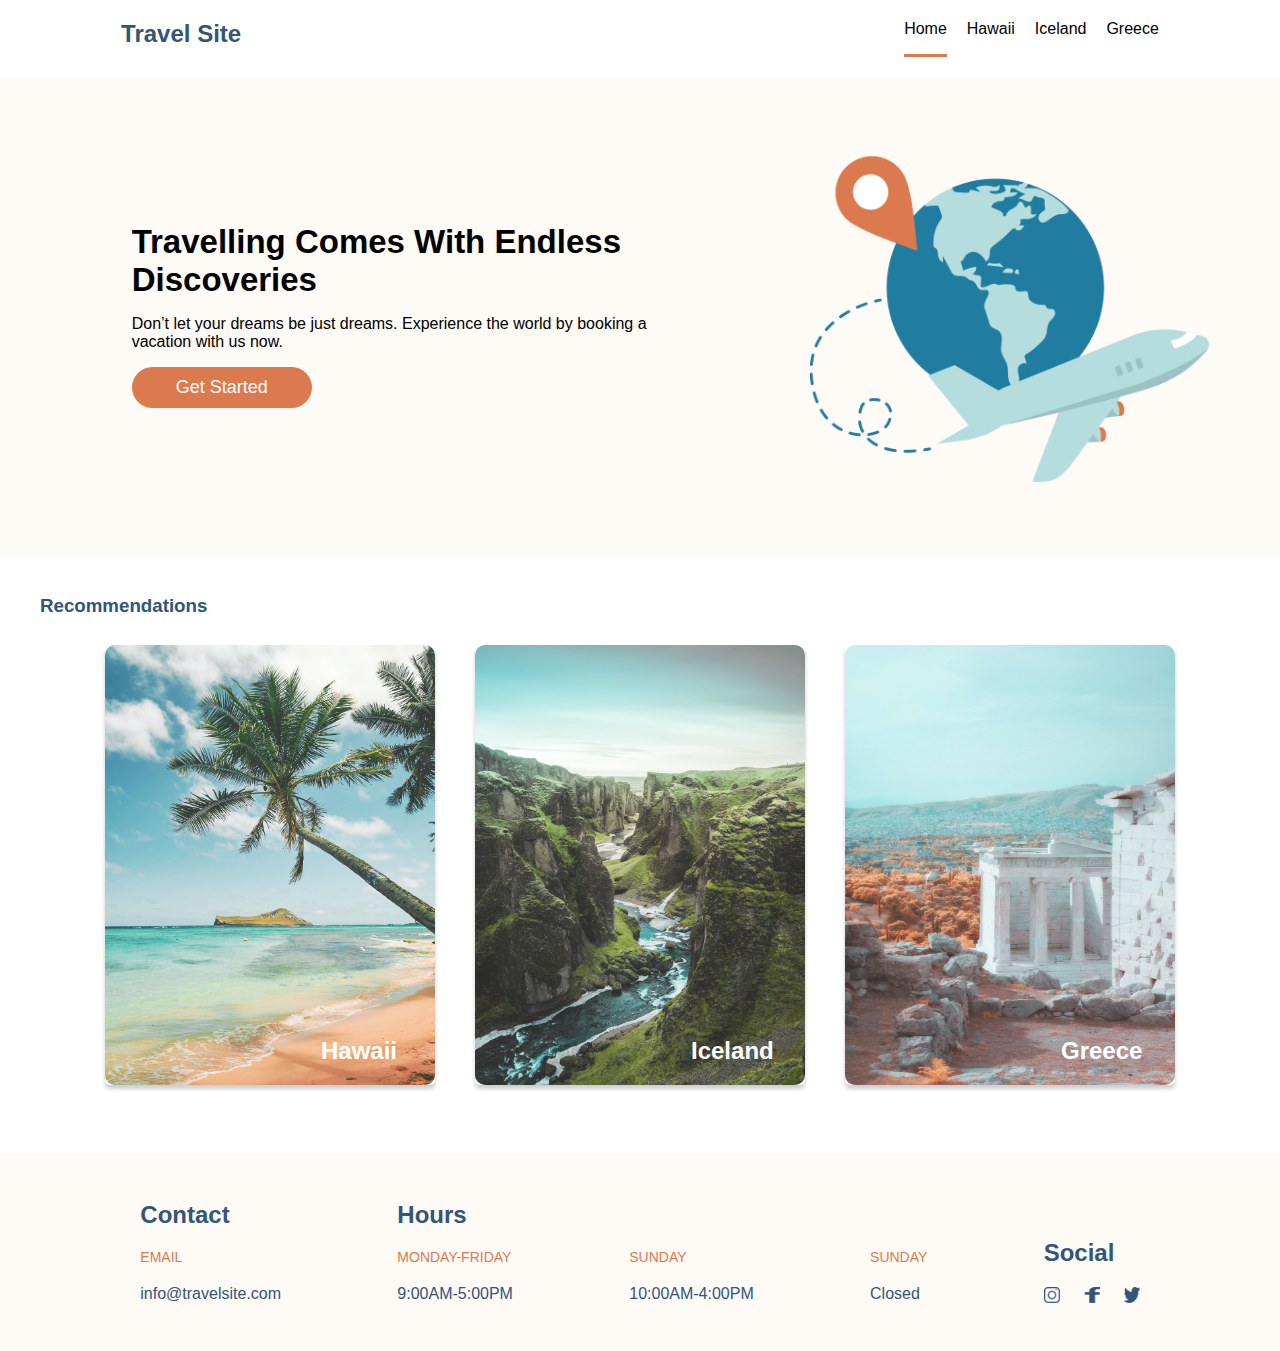
<file: index.html>
<!DOCTYPE html>
<html lang="en">
  <head>
    <meta charset="UTF-8" />
    <meta name="viewport" content="width=device-width, initial-scale=1.0" />
    <link rel="stylesheet" href="./css/main.css" />
    <link rel="stylesheet" href="./css/global.css" />

    <title>Travel-site</title>
  </head>

  <body>
    <header class="header">
      <div class="container">
        <h2 class="nav__title"><a href="#home">Travel Site</a></h2>
        <nav class="nav">
          <ul class="nav__list">
            <li class="nav__item nav__item--border">
              <a href="../index.html">Home</a>
            </li>
            <li class="nav__item"><a href="./pages/hawaii.html">Hawaii</a></li>
            <li class="nav__item">
              <a href="./pages/iceland.html">Iceland</a>
            </li>
            <li class="nav__item"><a href="./pages/greece.html">Greece</a></li>
          </ul>
        </nav>
      </div>
    </header>
    <main>
      <section class="hero__section" id="home">
        <div class="hero__left">
          <h2 class="hero__heading heading__color">
            Travelling Comes With Endless Discoveries
          </h2>
          <p class="hero__paragraph">
            Don’t let your dreams be just dreams. Experience the world by
            booking a vacation with us now.
          </p>
          <button class="hero__button"><a href=""> Get Started</a></button>
        </div>
        <div class="hero__right">
          <img
            class="hero__img"
            src="./assets/images/hero.png"
            alt="plane around the globe"
          />
        </div>
      </section>

      <section class="section">
        <div class="section__heading__container">
          <h3 class="section__heading">Recommendations</h3>
        </div>
        <div class="card__container">
          <a class="card__item" href="./pages/hawaii.html">
            <h3 class="card__heading">Hawaii</h3>
            <img
              class="card__image"
              src="./assets/images/hawaii.jpg"
              alt="Hawaii"
            />
          </a>
          <a class="card__item" href="./pages/iceland.html">
            <h3 class="card__heading">Iceland</h3>
            <img
              class="card__image"
              src="./assets/images/iceland.jpg"
              alt="Iceland"
            />
          </a>
          <a class="card__item" href="./pages/greece.html">
            <h3 class="card__heading">Greece</h3>
            <img
              class="card__image"
              src="./assets/images/greece.jpg"
              alt="Greece"
            />
          </a>
        </div>
      </section>

      <footer class="footer__section">
        <div class="footer__info">
          <h3 class="footer__heading">Contact</h3>
          <p class="footer__paragraph--1">EMAIL</p>
          <p class="footer__paragraph--2">info@travelsite.com</p>
        </div>

        <div class="footer__info">
          <h3 class="footer__heading">Hours</h3>
          <p class="footer__paragraph--1">MONDAY-FRIDAY</p>
          <p class="footer__paragraph--2">9:00AM-5:00PM</p>
        </div>

        <div class="footer__info">
          <p class="footer__paragraph--1">SUNDAY</p>
          <p class="footer__paragraph--2">10:00AM-4:00PM</p>
        </div>

        <div class="footer__info">
          <p class="footer__paragraph--1">SUNDAY</p>
          <p class="footer__paragraph--2">Closed</p>
        </div>
        <div class="footer__info">
          <h3 class="footer__heading">Social</h3>
          <div class="footer__img--container">
            <img
              class="footer__img"
              src="./assets/logos/icon-instagram.png"
              alt="icon-instagram"
              id=""
            />
            <img
              class="footer__img"
              src="./assets/logos/icon-facebook.png"
              alt="icon-facebook"
            />
            <img
              class="footer__img"
              src="./assets/logos/icon-twitter.png"
              alt="icon-twitter"
            />
          </div>
        </div>
      </footer>
    </main>
  </body>
</html>
</file>
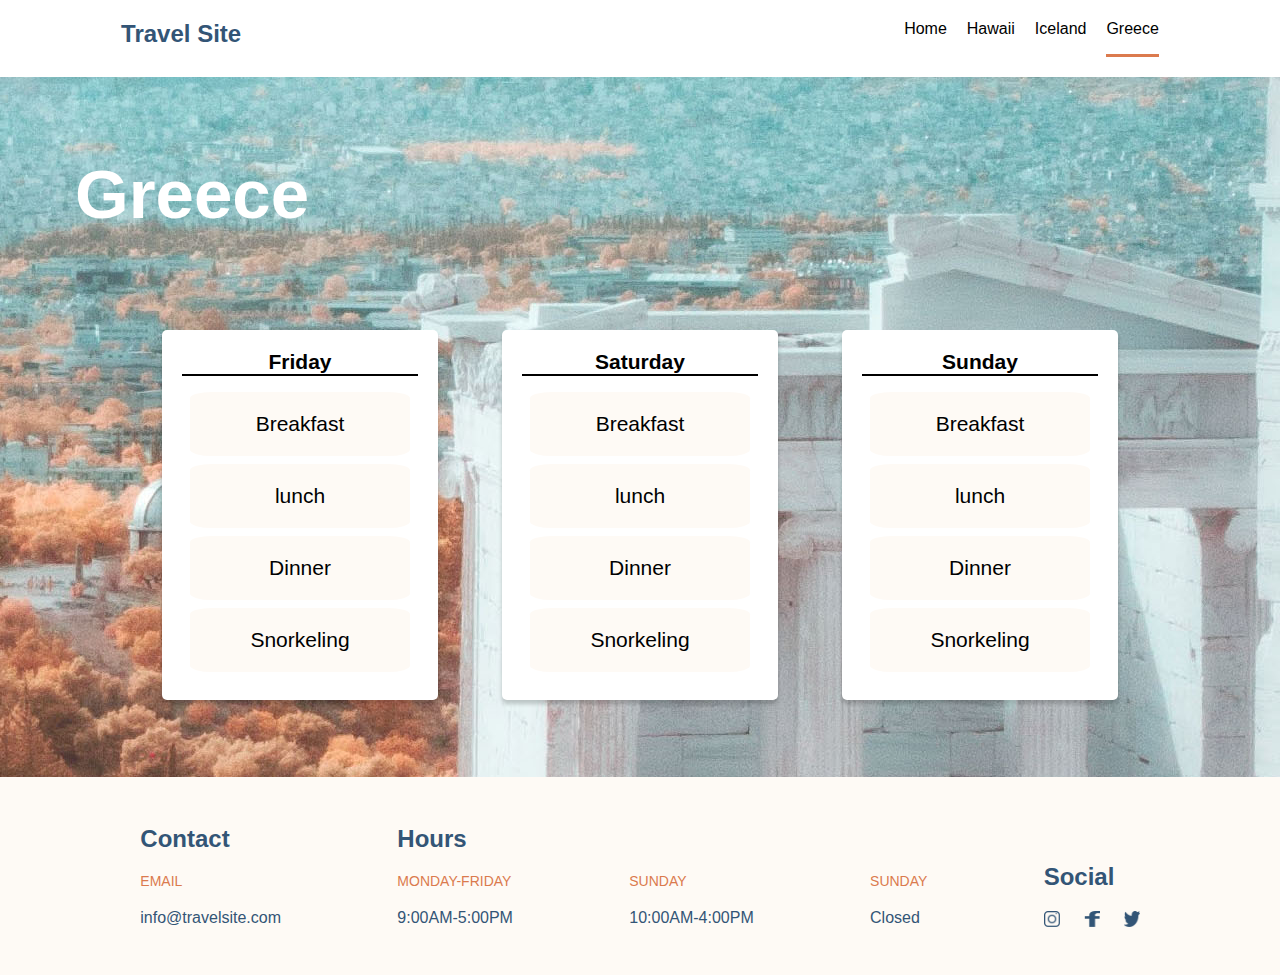
<file: pages/greece.html>
<!DOCTYPE html>
<html lang="en">

<head>
    <meta charset="UTF-8">
    <link rel="stylesheet" href="../css/destinations.css">
    <link rel="stylesheet" href="../css/global.css">
    <meta name="viewport" content="width=device-width, initial-scale=1.0">
    <title>Greece</title>
</head>

<body>
    <header class="header">
        <div class="container">
            <h2 class="nav__title"><a href="../index.html">Travel Site</a></h2> 
            <nav class="nav">
                <ul class="nav__list">
                    <li class="nav__item  "> <a href="../index.html">Home</a> </li>
                    <li class="nav__item">  <a href="../pages/hawaii.html">Hawaii</a> </li>
                <li class="nav__item"> <a href="../pages/iceland.html">Iceland</a></li>
                <li class="nav__item nav__item--border"><a href="../pages/greece.html">Greece</a> </li>

                </ul>

            </nav>

        </div>
    </header>

    <section class="section">
        <img src="/assets/images/greece.jpg" alt="greece" class="section__bg">

        <h3 class="section__heading">
           Greece
        </h3>

        <div class="card__container">

            <div class="card">

                <h3 class="card__heading">Friday</h3>

                <div class="card__list">
                    <div class="card__item">Breakfast</div>
                    <div class="card__item"> lunch</div>
                    <div class="card__item">Dinner</div>
                    <div class="card__item">Snorkeling</div>
                </div>
            </div>


            <div class="card">

                <h3 class="card__heading">Saturday</h3>

                <div class="card__list">
                    <div class="card__item">Breakfast</div>
                    <div class="card__item">lunch</div>
                    <div class="card__item">Dinner</div>
                    <div class="card__item">Snorkeling</div>
                </div>
            </div>


            <div class="card">

                <h3 class="card__heading">Sunday</h3>

                <div class="card__list">
                    <div class="card__item">Breakfast</div>
                    <div class="card__item">lunch</div>
                    <div class="card__item">Dinner</div>
                    <div class="card__item">Snorkeling</div>
                </div>
            </div>
        </div>
    </section>

    <footer class="footer__section">
        <div class="footer__info">
            <h3 class="footer__heading">Contact</h3>
            <p class="footer__paragraph--1">EMAIL</p>
            <P class="footer__paragraph--2">info@travelsite.com</P>

        </div>

        <div class="footer__info">
            <h3 class="footer__heading">Hours</h3>
            <p class="footer__paragraph--1">MONDAY-FRIDAY</p>
            <P class="footer__paragraph--2">9:00AM-5:00PM</P>
        </div>

        <div class="footer__info">
            <p class="footer__paragraph--1">SUNDAY</p>
            <P class="footer__paragraph--2">10:00AM-4:00PM</P>
        </div>

        <div class="footer__info">
            <p class="footer__paragraph--1">SUNDAY</p>
            <P class="footer__paragraph--2">Closed</P>
        </div>
        <div class="footer__info">
            <h3 class="footer__heading">Social</h3>
            <div class="footer__img--container">
                <img class="footer__img" src="../assets/logos/icon-instagram.png" alt="icon-instagram" id="">
                <img class="footer__img" src="../assets/logos/icon-facebook.png" alt="icon-facebook">
                <img class="footer__img" src="../assets/logos/icon-twitter.png" alt="icon-twitter">

            </div>
        </div>
    </footer>

</body>

</html>
</file>
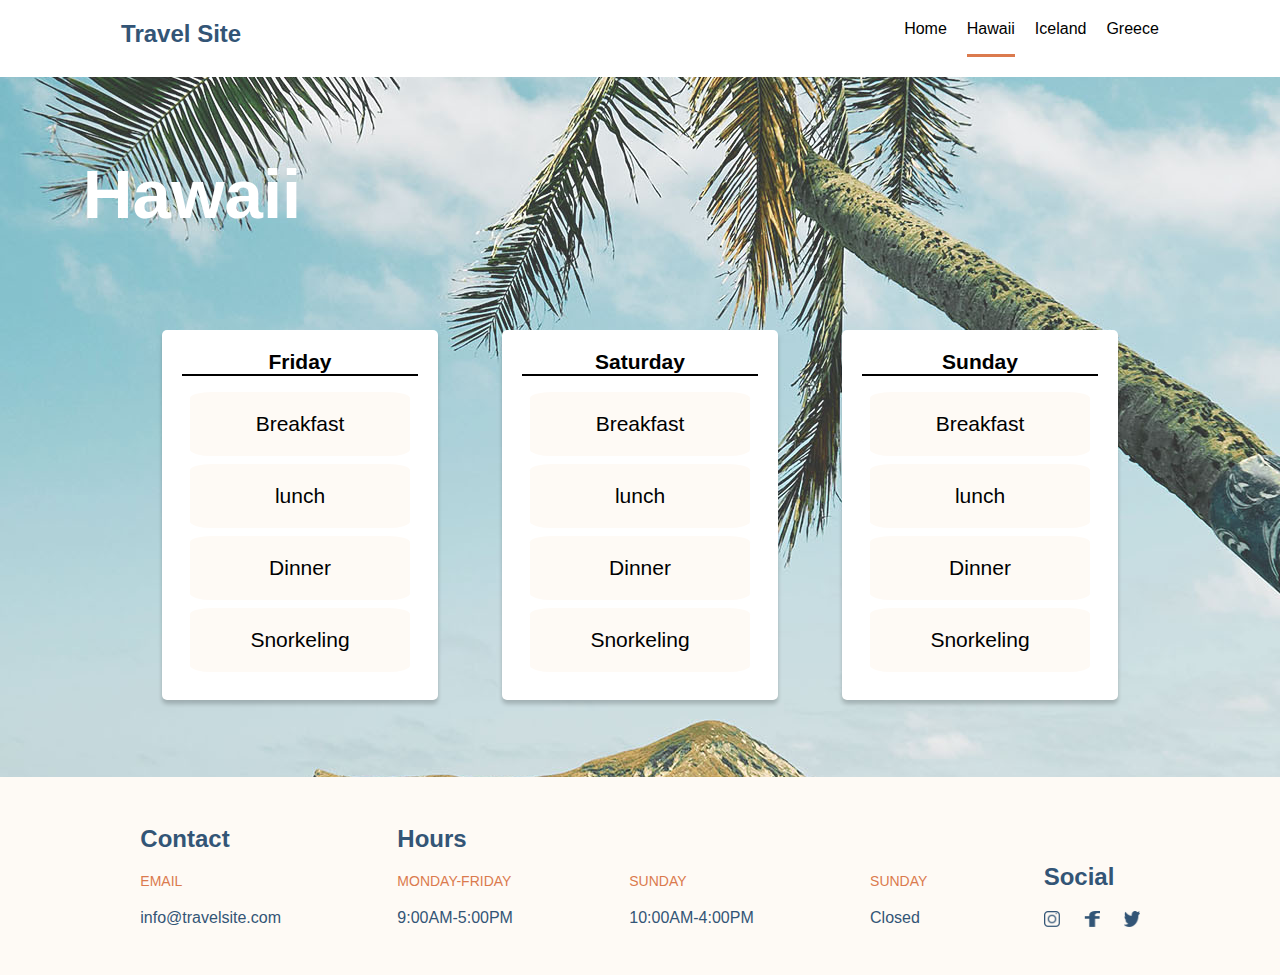
<file: pages/hawaii.html>
<!DOCTYPE html>
<html lang="en">
<head>
    <meta charset="UTF-8">
    <link rel="stylesheet" href="../css/destinations.css">
    <link rel="stylesheet" href="../css/global.css">
    <meta name="viewport" content="width=device-width, initial-scale=1.0">
    <title>Hawaii</title>
</head>

<body>
    <header class="header">
        <div class="container"> 
            <h2 class="nav__title"><a href="../index.html">Travel Site</a></h2>  
       <nav class="nav" id="home">
        <ul class="nav__list">
            <li class="nav__item "> <a href="../index.html">Home</a> </li>
            <li class="nav__item nav__item--border">  <a href="#home">Hawaii</a> </li>
        <li class="nav__item"> <a href="../pages/iceland.html">Iceland</a></li>
        <li class="nav__item"><a href="../pages/greece.html">Greece</a> </li>
    
        </ul>
       
       </nav>

    </div> 
    </header>

    <section class="section"> 
        <img class="section__bg" src="/assets/images/hawaii.jpg" alt="Hawaii">

        <h3 class="section__heading">
            Hawaii
        </h3>
    
<div class="card__container">

        <div class="card">
        
            <h3 class="card__heading">Friday</h3>
        
        <div class="card__list">
        <div class="card__item">Breakfast</div>
         <div class="card__item"> lunch</div>
         <div class="card__item" >Dinner</div>
         <div class="card__item" >Snorkeling</div>
        </div>
        </div>


        <div class="card">
            
               <h3 class="card__heading">Saturday</h3>
           
           <div class="card__list">
           <div class="card__item">Breakfast</div>
            <div class="card__item" >lunch</div>
            <div class="card__item" >Dinner</div>
            <div class="card__item" >Snorkeling</div>
           </div>
           </div>


        <div class="card">
            
               <h3 class="card__heading">Sunday</h3>
         
           <div class="card__list">
           <div class="card__item" >Breakfast</div>
            <div class="card__item">lunch</div>
            <div class="card__item">Dinner</div>
            <div class="card__item">Snorkeling</div>
           </div>
           </div>
        </div>
       </section>

       <footer class="footer__section">
        <div class="footer__info">
            <h3 class="footer__heading">Contact</h3>
            <p class="footer__paragraph--1" >EMAIL</p>
            <P  class="footer__paragraph--2" >info@travelsite.com</P>
    
        </div>
    
        <div class="footer__info">
            <h3 class="footer__heading">Hours</h3>
            <p class="footer__paragraph--1" >MONDAY-FRIDAY</p>
            <P  class="footer__paragraph--2" >9:00AM-5:00PM</P>
        </div>
    
        <div class="footer__info">
            <p class="footer__paragraph--1" >SUNDAY</p>
            <P  class="footer__paragraph--2" >10:00AM-4:00PM</P>
        </div>
    
        <div class="footer__info">
            <p class="footer__paragraph--1" >SUNDAY</p>
            <P  class="footer__paragraph--2" >Closed</P>
        </div>
        <div class="footer__info">
            <h3 class="footer__heading" >Social</h3>
            <div class="footer__img--container">
                <img class="footer__img" src="../assets/logos/icon-instagram.png" alt="icon-instagram" id="">
                <img class="footer__img" src="../assets/logos/icon-facebook.png" alt="icon-facebook">
                <img class="footer__img" src="../assets/logos/icon-twitter.png" alt="icon-twitter">

    
        </div>
    </div>
        </footer>

</body>
</html>
</file>
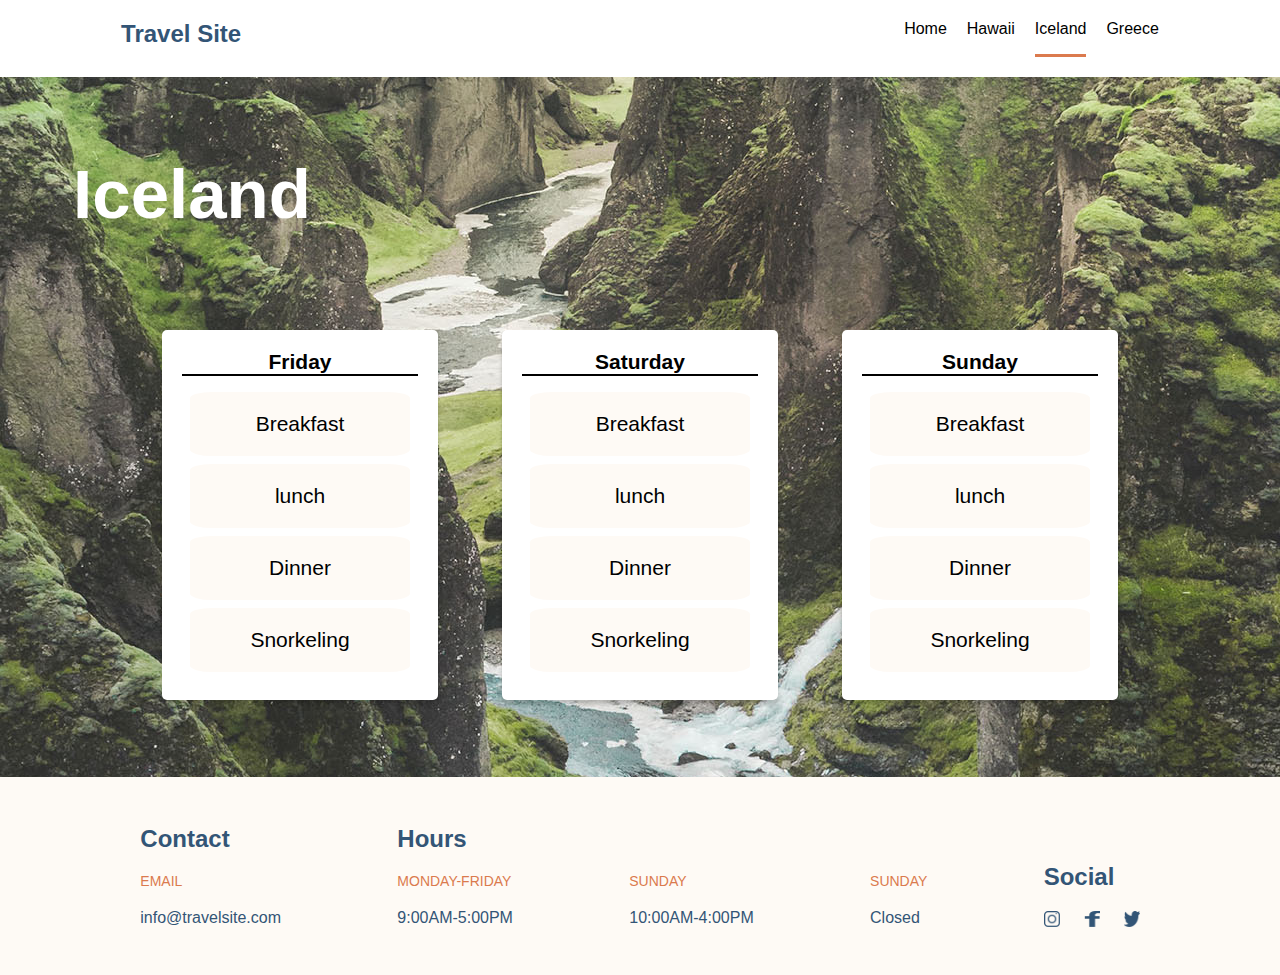
<file: pages/iceland.html>
<!DOCTYPE html>
<html lang="en">
<head>
    <meta charset="UTF-8">
    <link rel="stylesheet" href="../css/destinations.css">
    <link rel="stylesheet" href="../css/global.css">
    <meta name="viewport" content="width=device-width, initial-scale=1.0">
    <title>Iceland</title>
</head>

<body>
    <header class="header">
        <div class="container"> 
            <h2 class="nav__title"><a href="../index.html">Travel Site</a></h2> 
       <nav class="nav">
        <ul class="nav__list">
            <li class="nav__item  "> <a href="../index.html">Home</a> </li>
            <li class="nav__item">  <a href="../pages/hawaii.html">Hawaii</a> </li>
            <li class="nav__item nav__item--border"> <a href="../pages/iceland.html">Iceland</a></li>
            <li class="nav__item"><a href="../pages/greece.html">Greece</a> </li>
    
        </ul>
       
       </nav>

    </div> 
    </header>

    <section class="section"> 
        <img class="section__bg" src="/assets/images/iceland.jpg" alt="Iceland">

        <h3 class="section__heading">
            Iceland
        </h3>
    
<div class="card__container">

        <div class="card">
        
            <h3 class="card__heading">Friday</h3>
        
        <div class="card__list">
        <div class="card__item">Breakfast</div>
         <div class="card__item"> lunch</div>
         <div class="card__item" >Dinner</div>
         <div class="card__item" >Snorkeling</div>
        </div>
        </div>


        <div class="card">
            
               <h3 class="card__heading">Saturday</h3>
           
           <div class="card__list">
           <div class="card__item">Breakfast</div>
            <div class="card__item" >lunch</div>
            <div class="card__item" >Dinner</div>
            <div class="card__item" >Snorkeling</div>
           </div>
           </div>


        <div class="card">
            
               <h3 class="card__heading">Sunday</h3>
         
           <div class="card__list">
           <div class="card__item" >Breakfast</div>
            <div class="card__item">lunch</div>
            <div class="card__item">Dinner</div>
            <div class="card__item">Snorkeling</div>
           </div>
           </div>
        </div>
       </section>

       <footer class="footer__section">
        <div class="footer__info">
            <h3 class="footer__heading">Contact</h3>
            <p class="footer__paragraph--1" >EMAIL</p>
            <P  class="footer__paragraph--2" >info@travelsite.com</P>
    
        </div>
    
        <div class="footer__info">
            <h3 class="footer__heading">Hours</h3>
            <p class="footer__paragraph--1" >MONDAY-FRIDAY</p>
            <P  class="footer__paragraph--2" >9:00AM-5:00PM</P>
        </div>
    
        <div class="footer__info">
            <p class="footer__paragraph--1" >SUNDAY</p>
            <P  class="footer__paragraph--2" >10:00AM-4:00PM</P>
        </div>
    
        <div class="footer__info">
            <p class="footer__paragraph--1" >SUNDAY</p>
            <P  class="footer__paragraph--2" >Closed</P>
        </div>
        <div class="footer__info">
            <h3 class="footer__heading" >Social</h3>
            <div class="footer__img--container">
                <img class="footer__img" src="../assets/logos/icon-instagram.png" alt="icon-instagram" id="">
                <img class="footer__img" src="../assets/logos/icon-facebook.png" alt="icon-facebook">
                <img class="footer__img" src="../assets/logos/icon-twitter.png" alt="icon-twitter">

    
        </div>
    </div>
        </footer>

</body>
</html>
</file>
<file: css/main.css>
.hero__section {
  display: flex;
  justify-content: center;
  align-items: center;
  background-color: #fefaf5;
  padding: 40px;
  
}

.hero__left {
  display: flex;
  flex-direction: column;
  padding: 5.73rem;
  gap: 1rem;
}

.hero__left h2 {
  font-size: 33px;
}

.hero__right {
  display: flex;
  padding: 1.96rem;
}

.hero__button {
  width: 180px;
  font-size: 1.125rem;
  background-color: #db7a4e;
  border-radius: 1.875rem;
  padding: 0.625rem;
  border: none;
}

.hero__button a {
  text-decoration: none;
  color: white;
  font-weight: 100;
}

.hero__img {
  width: 400px;
}

.section {
    display: flex;
    flex-direction: column;
    padding: 1.25rem;
    margin: 1.25rem;
    flex-wrap: wrap;
}

.section__heading{
  color: #335576;
}

.card__container {
  display: flex;
  justify-content: center;
  gap: 2.5rem;
  margin: 1.75rem;
}

.card__image {
  width: 330px;
  height: 440px;
  z-index: 1;
  border-radius: 10px;
}

.card__item {
  box-shadow: 0 4px 4px rgba(0, 0, 0, 0.2);
  border-radius: 5px;
  position: relative;
  max-height: 440px;
}

.card__heading {
  position: absolute;
  top: 24.5rem;
  left: 13.5rem;
  font-size: 1.5rem;
  color: white;
  z-index: 2;
}
</file>
<file: css/global.css>
*{
    
    margin: 0;
    padding: 0;
   
}

html{
   box-sizing: border-box;
}

body{
    font-family: Verdana, Geneva, Tahoma, sans-serif;
}

.header{
    background-color: #FFFFFF;
    padding: 20px;
    
}

.container{
    width: 100%;
    display: flex;
    justify-content: space-around;
    gap: 28.8rem;
}

.nav__title a{
    color: #335576;
    text-decoration: none;
}

.nav__list {
    display: flex;
   list-style: none;
    gap: 20px;
}

.nav__item a{
    text-decoration: none;
    color: black;
   
}

.nav__item {
    text-decoration: none;
     background-color: #FFFFFF; ;
}

.nav__item:hover {
    text-decoration: none;
    background-color: rgb(51, 85, 118, 0.2%);
    
}

.nav__item--border{
    border-bottom: 3px solid #DB7A4E;
    padding: 0 0 1rem 0;
}

.footer__section{
    display: flex;
    justify-content: space-evenly;
    background-color: #FEFAF5;
    padding: 3rem;
    gap: 1.5rem

}

.footer__container{
    display: flex;
    
}

.footer__info{
display: flex;
flex-direction: column;
gap: 1.25rem;
justify-content: end;
}


.footer__paragraph--1{
   color:  #DB7A4E;
   font-size: 14px;

}

.footer__paragraph--2, .footer__heading{
    color:  #335576;
 
 }
 .footer__heading{
    font-size: 24px;
 }

 .footer__img--container{
    display: flex;
    justify-content: end;
    gap: 1.5rem;

 }

.footer__img{
    width: 1rem;
    height: 1rem;
}
</file>
<file: css/destinations.css>
.section {
    position: relative;
    display: flex;
    flex-direction: column;
    justify-content: center;
    align-items: center;
    height: 700px;
    gap: 6rem;
    overflow: hidden;
}

.section__bg{
    background-size: cover;
    position: absolute;
    z-index: -1;
    
}

.section__heading{
    font-size: 4.3125rem;
    position: relative;
    color: white;
    right: 28rem;
    font-weight: 700;

}

.card__container{
    display: flex;
    gap: 4rem;
    width: 30%;
    justify-content: center;



}

.card{
    box-shadow: 0 4px 4px rgba(0, 0, 0, 0.2);
    border-radius: 5px;
    display: flex;
    flex-direction: column;
    gap: .5rem;
    text-align: center;
    width: 20.625rem;
    background-color: white;
    padding: 1.25rem ;
    
}

.card__heading{
    font-size: 1.3125rem;
    border-bottom: 2px solid black;
}

.card__item{

    font-size: 21px;
    width: 11.25rem;
    text-align: center;
    padding: 1.25rem;
    background-color: #FEFAF5;
    margin: .5rem;
    border-radius: 10%;
}

.card__item:hover{
    font-size: 21px;
    width: 11.25rem;
    text-align: center;
    padding: 1.25rem;
    background-color: rgb(234, 219, 219);
    margin: .5rem;
    border-radius: 10%;
}
</file>
